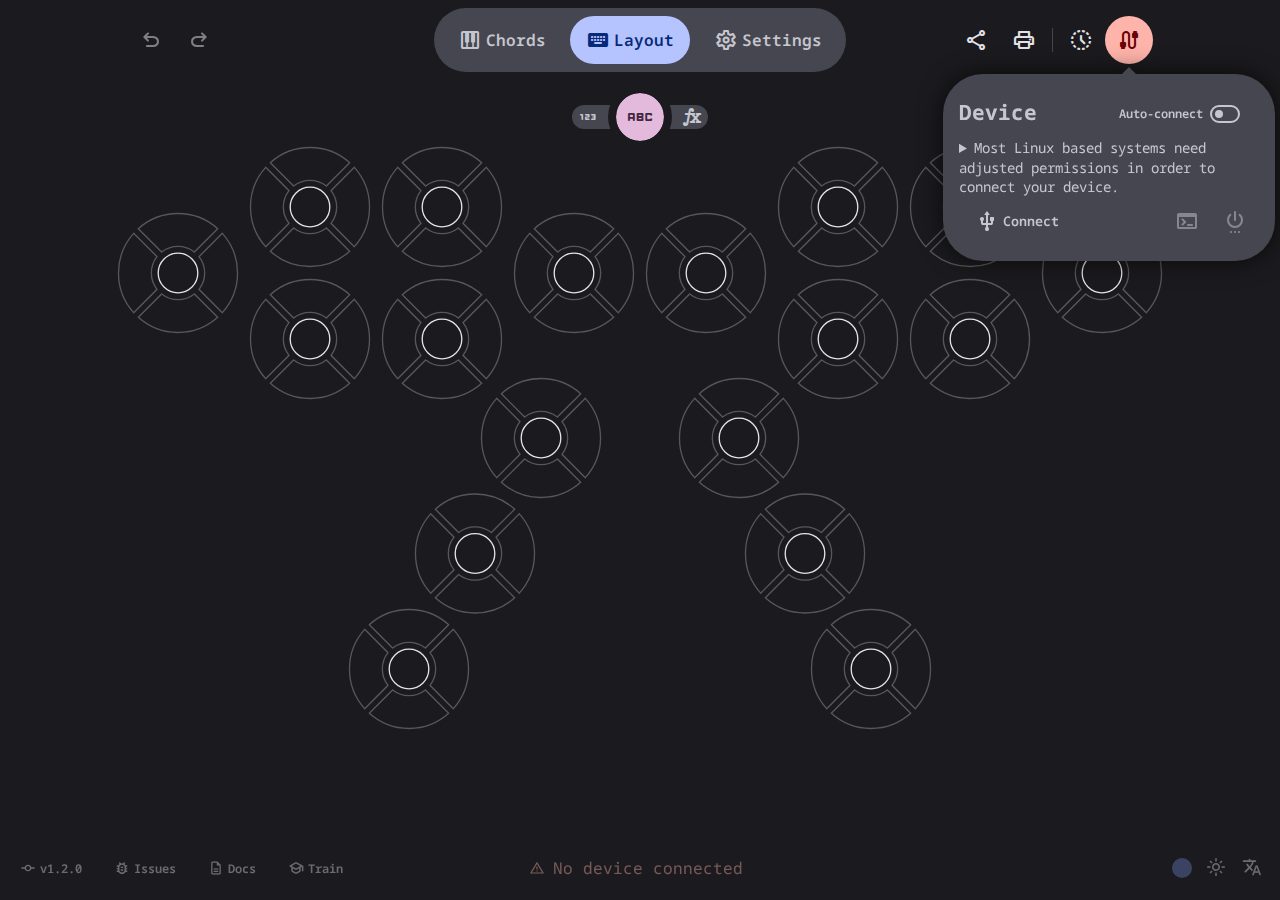
<file: plugin/index.html>
<!doctype html>
<html>
  <head>
    <meta charset="utf-8" />
    <link rel="icon" href="../icon.svg" />
    <meta name="viewport" content="width=device-width" />
    
		<link href="../_app/immutable/assets/0.89139aab.css" rel="stylesheet">
		<link href="../_app/immutable/assets/os-layout.7b34b164.css" rel="stylesheet">
		<link href="../_app/immutable/assets/PwaStatus.ae828e08.css" rel="stylesheet">
		<link href="../_app/immutable/assets/8.6c9a3658.css" rel="stylesheet">
		<link rel="modulepreload" href="../_app/immutable/entry/start.b2b8ae8d.js">
		<link rel="modulepreload" href="../_app/immutable/chunks/scheduler.780b4b73.js">
		<link rel="modulepreload" href="../_app/immutable/chunks/singletons.c024039e.js">
		<link rel="modulepreload" href="../_app/immutable/chunks/index.c4cb2da7.js">
		<link rel="modulepreload" href="../_app/immutable/chunks/control.f5b05b5f.js">
		<link rel="modulepreload" href="../_app/immutable/entry/app.45de41aa.js">
		<link rel="modulepreload" href="../_app/immutable/chunks/preload-helper.a4192956.js">
		<link rel="modulepreload" href="../_app/immutable/chunks/index.2808127b.js">
		<link rel="modulepreload" href="../_app/immutable/nodes/0.dc039dea.js">
		<link rel="modulepreload" href="../_app/immutable/chunks/share-url.4f533277.js">
		<link rel="modulepreload" href="../_app/immutable/chunks/connection.d00f3c10.js">
		<link rel="modulepreload" href="../_app/immutable/chunks/share.204248f3.js">
		<link rel="modulepreload" href="../_app/immutable/chunks/index.dd8d0fd3.js">
		<link rel="modulepreload" href="../_app/immutable/chunks/popup.9ea07012.js">
		<link rel="modulepreload" href="../_app/immutable/chunks/os-layout.7df58f56.js">
		<link rel="modulepreload" href="../_app/immutable/chunks/keymap-codes.618d0a5c.js">
		<link rel="modulepreload" href="../_app/immutable/chunks/i18n-svelte.03873352.js">
		<link rel="modulepreload" href="../_app/immutable/chunks/stores.4f8c4858.js">
		<link rel="modulepreload" href="../_app/immutable/nodes/8.7ee6cc9a.js"><title>CharaChorder Device Manager</title><!-- HEAD_svelte-1o8823w_START --><!-- HTML_TAG_START --><!-- HTML_TAG_END --><meta name="description" content="The device manager and configuration tool for CharaChorder devices."><meta name="theme-color" content="#1b1b1f"><!-- HEAD_svelte-1o8823w_END -->
  </head>
  <body data-sveltekit-preload-data="hover">
    <div style="display: contents">   <nav class="svelte-f5owx0"><div class="actions svelte-f5owx0"><button class="icon" disabled>undo</button> <button class="icon" disabled>redo</button> </div> <nav class="svelte-1hx2o0l"><a href="/config/chords/" class="svelte-1hx2o0l"><span class="icon">piano</span> Chords </a><a href="/config/layout/" class="svelte-1hx2o0l"><span class="icon">keyboard</span> Layout </a><a href="/config/settings/" class="svelte-1hx2o0l"><span class="icon">settings</span> Settings </a></nav>  <div class="actions svelte-f5owx0">  <button class="icon done svelte-f5owx0">history_toggle_off</button> <button class="icon connect svelte-f5owx0 error" data-svelte-h="svelte-1v2t87w">cable</button></div> </nav>  <main> <section class="svelte-aqc7uo"><button class="svelte-aqc7uo"><span class="icon" data-svelte-h="svelte-ficmqa">play_arrow</span>Run</button> <div class="editor-root svelte-aqc7uo"></div></section> <iframe aria-hidden="true" title="code sandbox" src="/sandbox/" sandbox="allow-scripts" class="svelte-aqc7uo"></iframe></main> <footer class="svelte-1tek0gt"><ul class="svelte-1tek0gt"><li> <a href="https://github.com/CharaChorder/DeviceManager" rel="noreferrer" target="_blank" class="svelte-1tek0gt"><span class="icon svelte-1tek0gt" data-svelte-h="svelte-12xlk8t">commit</span> v1.2.0</a></li> <li data-svelte-h="svelte-15tp0o3"><a href="https://github.com/CharaChorder/DeviceManager/issues" rel="noreferrer" target="_blank" class="svelte-1tek0gt"><span class="icon svelte-1tek0gt">bug_report</span> Issues</a></li> <li data-svelte-h="svelte-h8ml9l"><a href="https://docs.charachorder.com" rel="noreferrer" target="_blank" class="svelte-1tek0gt"><span class="icon svelte-1tek0gt">description</span> Docs</a></li> <li data-svelte-h="svelte-1y78xq5"><a href="https://www.iq-eq.io/" rel="noreferrer" target="_blank" class="svelte-1tek0gt"><span class="icon svelte-1tek0gt">school</span> Train</a></li></ul> <div><div class="warning svelte-1tek0gt"><span class="icon svelte-1tek0gt" data-svelte-h="svelte-1psh2ju">warning</span>No device connected</div> </div> <ul class="svelte-1tek0gt"><li><input type="color" class="svelte-1tek0gt" value="#6D81C7"></li> <li><button class="icon svelte-1tek0gt" data-svelte-h="svelte-1jn44gg">light_mode</button></li> <li><button class="icon svelte-1tek0gt">translate

        <select class="svelte-1tek0gt"><option value="de">de</option><option value="en">en</option></select></button></li></ul> </footer>  
			
			<script>
				{
					__sveltekit_1vzfo6 = {
						base: new URL("..", location).pathname.slice(0, -1),
						env: {}
					};

					const element = document.currentScript.parentElement;

					const data = [{"type":"data","data":{themeSuccessBase:"#00ff00",themeBase:"#6D81C7",themeColor:"#1b1b1f"},"uses":{}},null];

					Promise.all([
						import("../_app/immutable/entry/start.b2b8ae8d.js"),
						import("../_app/immutable/entry/app.45de41aa.js")
					]).then(([kit, app]) => {
						kit.start(app, element, {
							node_ids: [0, 8],
							data,
							form: null,
							error: null
						});
					});
				}
			</script>
		</div>
  </body>
</html>
</file>
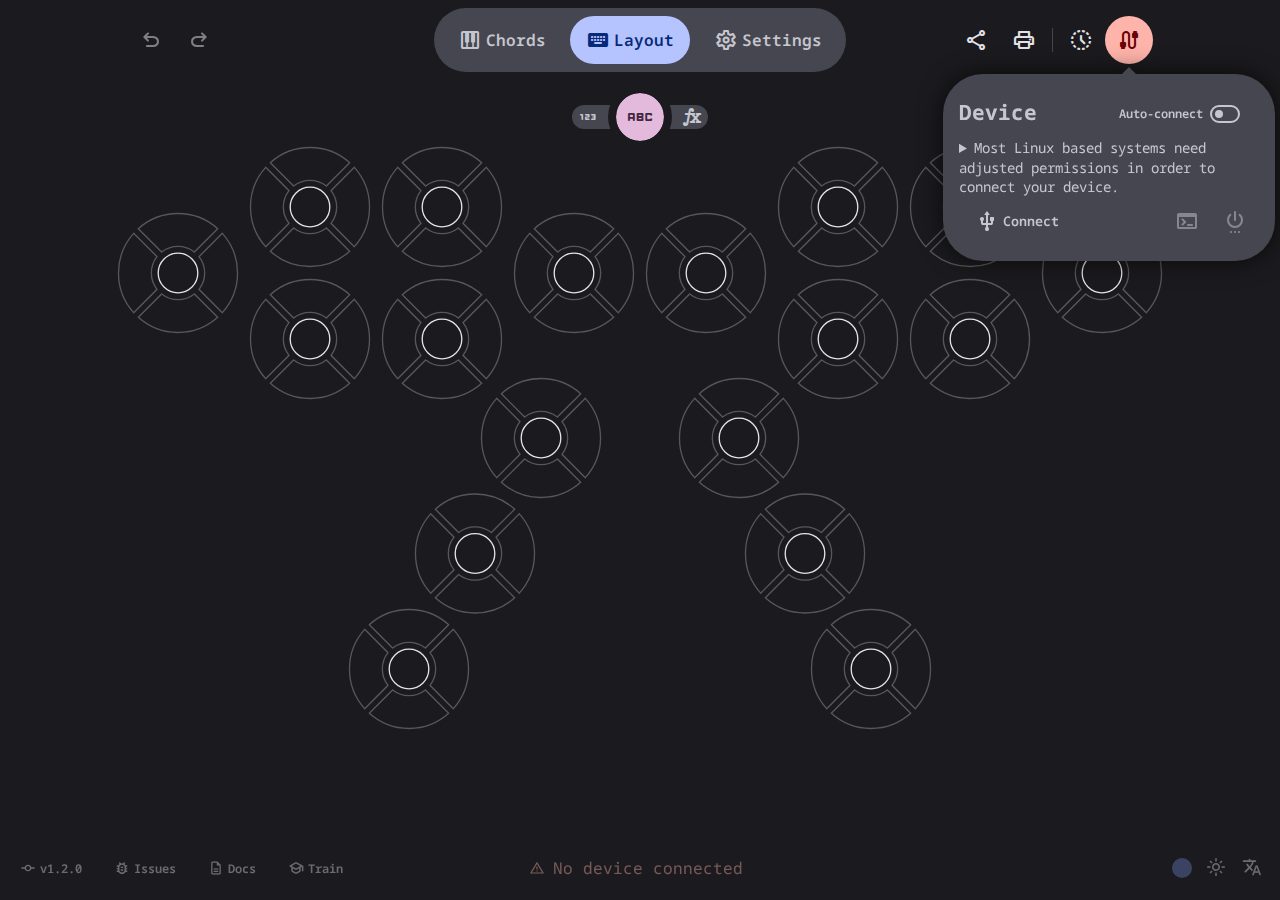
<file: terminal/index.html>
<!doctype html>
<html>
  <head>
    <meta charset="utf-8" />
    <link rel="icon" href="../icon.svg" />
    <meta name="viewport" content="width=device-width" />
    
		<link href="../_app/immutable/assets/0.89139aab.css" rel="stylesheet">
		<link href="../_app/immutable/assets/os-layout.7b34b164.css" rel="stylesheet">
		<link href="../_app/immutable/assets/PwaStatus.ae828e08.css" rel="stylesheet">
		<link href="../_app/immutable/assets/10.48ca84da.css" rel="stylesheet">
		<link rel="modulepreload" href="../_app/immutable/entry/start.b2b8ae8d.js">
		<link rel="modulepreload" href="../_app/immutable/chunks/scheduler.780b4b73.js">
		<link rel="modulepreload" href="../_app/immutable/chunks/singletons.c024039e.js">
		<link rel="modulepreload" href="../_app/immutable/chunks/index.c4cb2da7.js">
		<link rel="modulepreload" href="../_app/immutable/chunks/control.f5b05b5f.js">
		<link rel="modulepreload" href="../_app/immutable/entry/app.45de41aa.js">
		<link rel="modulepreload" href="../_app/immutable/chunks/preload-helper.a4192956.js">
		<link rel="modulepreload" href="../_app/immutable/chunks/index.2808127b.js">
		<link rel="modulepreload" href="../_app/immutable/nodes/0.dc039dea.js">
		<link rel="modulepreload" href="../_app/immutable/chunks/share-url.4f533277.js">
		<link rel="modulepreload" href="../_app/immutable/chunks/connection.d00f3c10.js">
		<link rel="modulepreload" href="../_app/immutable/chunks/share.204248f3.js">
		<link rel="modulepreload" href="../_app/immutable/chunks/index.dd8d0fd3.js">
		<link rel="modulepreload" href="../_app/immutable/chunks/popup.9ea07012.js">
		<link rel="modulepreload" href="../_app/immutable/chunks/os-layout.7df58f56.js">
		<link rel="modulepreload" href="../_app/immutable/chunks/keymap-codes.618d0a5c.js">
		<link rel="modulepreload" href="../_app/immutable/chunks/i18n-svelte.03873352.js">
		<link rel="modulepreload" href="../_app/immutable/chunks/stores.4f8c4858.js">
		<link rel="modulepreload" href="../_app/immutable/nodes/10.4be3dd50.js">
		<link rel="modulepreload" href="../_app/immutable/chunks/each.75920ee7.js"><title>CharaChorder Device Manager</title><!-- HEAD_svelte-1o8823w_START --><!-- HTML_TAG_START --><!-- HTML_TAG_END --><meta name="description" content="The device manager and configuration tool for CharaChorder devices."><meta name="theme-color" content="#1b1b1f"><!-- HEAD_svelte-1o8823w_END -->
  </head>
  <body data-sveltekit-preload-data="hover">
    <div style="display: contents">   <nav class="svelte-f5owx0"><div class="actions svelte-f5owx0"><button class="icon" disabled>undo</button> <button class="icon" disabled>redo</button> </div> <nav class="svelte-1hx2o0l"><a href="/config/chords/" class="svelte-1hx2o0l"><span class="icon">piano</span> Chords </a><a href="/config/layout/" class="svelte-1hx2o0l"><span class="icon">keyboard</span> Layout </a><a href="/config/settings/" class="svelte-1hx2o0l"><span class="icon">settings</span> Settings </a></nav>  <div class="actions svelte-f5owx0">  <button class="icon done svelte-f5owx0">history_toggle_off</button> <button class="icon connect svelte-f5owx0 error" data-svelte-h="svelte-1v2t87w">cable</button></div> </nav>  <main><section class="terminal svelte-119fxqt"><form class="svelte-vncpgh"><div class="io svelte-vncpgh"> <div class="anchor svelte-vncpgh"></div></div> <fieldset class="svelte-vncpgh"><input class="svelte-vncpgh"></fieldset> </form> </section></main> <footer class="svelte-1tek0gt"><ul class="svelte-1tek0gt"><li> <a href="https://github.com/CharaChorder/DeviceManager" rel="noreferrer" target="_blank" class="svelte-1tek0gt"><span class="icon svelte-1tek0gt" data-svelte-h="svelte-12xlk8t">commit</span> v1.2.0</a></li> <li data-svelte-h="svelte-15tp0o3"><a href="https://github.com/CharaChorder/DeviceManager/issues" rel="noreferrer" target="_blank" class="svelte-1tek0gt"><span class="icon svelte-1tek0gt">bug_report</span> Issues</a></li> <li data-svelte-h="svelte-h8ml9l"><a href="https://docs.charachorder.com" rel="noreferrer" target="_blank" class="svelte-1tek0gt"><span class="icon svelte-1tek0gt">description</span> Docs</a></li> <li data-svelte-h="svelte-1y78xq5"><a href="https://www.iq-eq.io/" rel="noreferrer" target="_blank" class="svelte-1tek0gt"><span class="icon svelte-1tek0gt">school</span> Train</a></li></ul> <div><div class="warning svelte-1tek0gt"><span class="icon svelte-1tek0gt" data-svelte-h="svelte-1psh2ju">warning</span>No device connected</div> </div> <ul class="svelte-1tek0gt"><li><input type="color" class="svelte-1tek0gt" value="#6D81C7"></li> <li><button class="icon svelte-1tek0gt" data-svelte-h="svelte-1jn44gg">light_mode</button></li> <li><button class="icon svelte-1tek0gt">translate

        <select class="svelte-1tek0gt"><option value="de">de</option><option value="en">en</option></select></button></li></ul> </footer>  
			
			<script>
				{
					__sveltekit_1vzfo6 = {
						base: new URL("..", location).pathname.slice(0, -1),
						env: {}
					};

					const element = document.currentScript.parentElement;

					const data = [{"type":"data","data":{themeSuccessBase:"#00ff00",themeBase:"#6D81C7",themeColor:"#1b1b1f"},"uses":{}},null];

					Promise.all([
						import("../_app/immutable/entry/start.b2b8ae8d.js"),
						import("../_app/immutable/entry/app.45de41aa.js")
					]).then(([kit, app]) => {
						kit.start(app, element, {
							node_ids: [0, 10],
							data,
							form: null,
							error: null
						});
					});
				}
			</script>
		</div>
  </body>
</html>
</file>
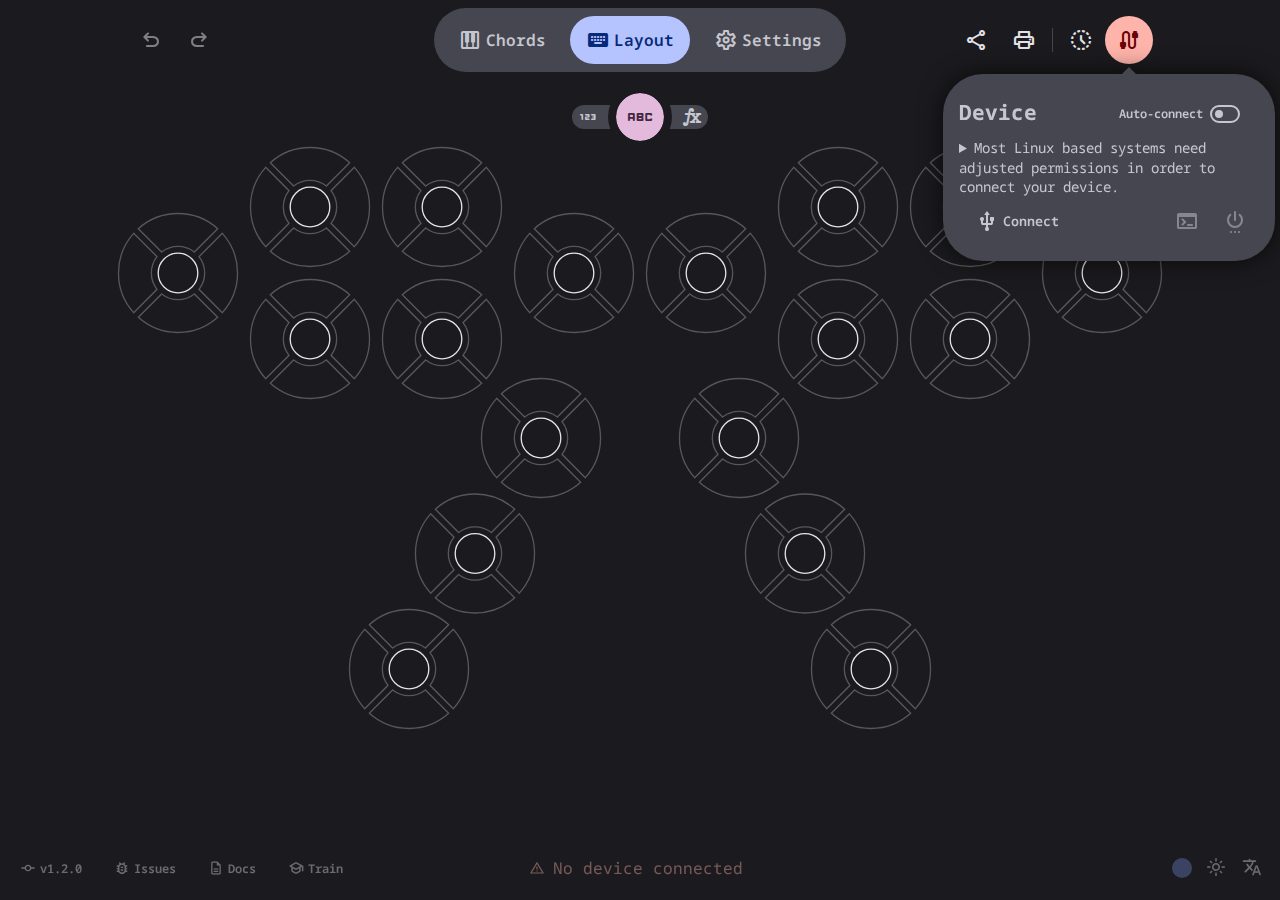
<file: vocabulary/index.html>
<!doctype html>
<html>
  <head>
    <meta charset="utf-8" />
    <link rel="icon" href="../icon.svg" />
    <meta name="viewport" content="width=device-width" />
    
		<link href="../_app/immutable/assets/0.89139aab.css" rel="stylesheet">
		<link href="../_app/immutable/assets/os-layout.7b34b164.css" rel="stylesheet">
		<link href="../_app/immutable/assets/PwaStatus.ae828e08.css" rel="stylesheet">
		<link href="../_app/immutable/assets/12.4a8eca13.css" rel="stylesheet">
		<link href="../_app/immutable/assets/Action.f26a5147.css" rel="stylesheet">
		<link rel="modulepreload" href="../_app/immutable/entry/start.b2b8ae8d.js">
		<link rel="modulepreload" href="../_app/immutable/chunks/scheduler.780b4b73.js">
		<link rel="modulepreload" href="../_app/immutable/chunks/singletons.c024039e.js">
		<link rel="modulepreload" href="../_app/immutable/chunks/index.c4cb2da7.js">
		<link rel="modulepreload" href="../_app/immutable/chunks/control.f5b05b5f.js">
		<link rel="modulepreload" href="../_app/immutable/entry/app.45de41aa.js">
		<link rel="modulepreload" href="../_app/immutable/chunks/preload-helper.a4192956.js">
		<link rel="modulepreload" href="../_app/immutable/chunks/index.2808127b.js">
		<link rel="modulepreload" href="../_app/immutable/nodes/0.dc039dea.js">
		<link rel="modulepreload" href="../_app/immutable/chunks/share-url.4f533277.js">
		<link rel="modulepreload" href="../_app/immutable/chunks/connection.d00f3c10.js">
		<link rel="modulepreload" href="../_app/immutable/chunks/share.204248f3.js">
		<link rel="modulepreload" href="../_app/immutable/chunks/index.dd8d0fd3.js">
		<link rel="modulepreload" href="../_app/immutable/chunks/popup.9ea07012.js">
		<link rel="modulepreload" href="../_app/immutable/chunks/os-layout.7df58f56.js">
		<link rel="modulepreload" href="../_app/immutable/chunks/keymap-codes.618d0a5c.js">
		<link rel="modulepreload" href="../_app/immutable/chunks/i18n-svelte.03873352.js">
		<link rel="modulepreload" href="../_app/immutable/chunks/stores.4f8c4858.js">
		<link rel="modulepreload" href="../_app/immutable/nodes/12.80ae3b80.js">
		<link rel="modulepreload" href="../_app/immutable/chunks/each.75920ee7.js">
		<link rel="modulepreload" href="../_app/immutable/chunks/Action.22f9869a.js"><title>CharaChorder Device Manager</title><!-- HEAD_svelte-1o8823w_START --><!-- HTML_TAG_START --><!-- HTML_TAG_END --><meta name="description" content="The device manager and configuration tool for CharaChorder devices."><meta name="theme-color" content="#1b1b1f"><!-- HEAD_svelte-1o8823w_END -->
  </head>
  <body data-sveltekit-preload-data="hover">
    <div style="display: contents">   <nav class="svelte-f5owx0"><div class="actions svelte-f5owx0"><button class="icon" disabled>undo</button> <button class="icon" disabled>redo</button> </div> <nav class="svelte-1hx2o0l"><a href="/config/chords/" class="svelte-1hx2o0l"><span class="icon">piano</span> Chords </a><a href="/config/layout/" class="svelte-1hx2o0l"><span class="icon">keyboard</span> Layout </a><a href="/config/settings/" class="svelte-1hx2o0l"><span class="icon">settings</span> Settings </a></nav>  <div class="actions svelte-f5owx0">  <button class="icon done svelte-f5owx0">history_toggle_off</button> <button class="icon connect svelte-f5owx0 error" data-svelte-h="svelte-1v2t87w">cable</button></div> </nav>  <main> <h1 data-svelte-h="svelte-1lpf2cx">Vocabulary Trainer</h1> <p data-svelte-h="svelte-16dajim">You don&#39;t have any chords</p></main> <footer class="svelte-1tek0gt"><ul class="svelte-1tek0gt"><li> <a href="https://github.com/CharaChorder/DeviceManager" rel="noreferrer" target="_blank" class="svelte-1tek0gt"><span class="icon svelte-1tek0gt" data-svelte-h="svelte-12xlk8t">commit</span> v1.2.0</a></li> <li data-svelte-h="svelte-15tp0o3"><a href="https://github.com/CharaChorder/DeviceManager/issues" rel="noreferrer" target="_blank" class="svelte-1tek0gt"><span class="icon svelte-1tek0gt">bug_report</span> Issues</a></li> <li data-svelte-h="svelte-h8ml9l"><a href="https://docs.charachorder.com" rel="noreferrer" target="_blank" class="svelte-1tek0gt"><span class="icon svelte-1tek0gt">description</span> Docs</a></li> <li data-svelte-h="svelte-1y78xq5"><a href="https://www.iq-eq.io/" rel="noreferrer" target="_blank" class="svelte-1tek0gt"><span class="icon svelte-1tek0gt">school</span> Train</a></li></ul> <div><div class="warning svelte-1tek0gt"><span class="icon svelte-1tek0gt" data-svelte-h="svelte-1psh2ju">warning</span>No device connected</div> </div> <ul class="svelte-1tek0gt"><li><input type="color" class="svelte-1tek0gt" value="#6D81C7"></li> <li><button class="icon svelte-1tek0gt" data-svelte-h="svelte-1jn44gg">light_mode</button></li> <li><button class="icon svelte-1tek0gt">translate

        <select class="svelte-1tek0gt"><option value="de">de</option><option value="en">en</option></select></button></li></ul> </footer>  
			
			<script>
				{
					__sveltekit_1vzfo6 = {
						base: new URL("..", location).pathname.slice(0, -1),
						env: {}
					};

					const element = document.currentScript.parentElement;

					const data = [{"type":"data","data":{themeSuccessBase:"#00ff00",themeBase:"#6D81C7",themeColor:"#1b1b1f"},"uses":{}},null];

					Promise.all([
						import("../_app/immutable/entry/start.b2b8ae8d.js"),
						import("../_app/immutable/entry/app.45de41aa.js")
					]).then(([kit, app]) => {
						kit.start(app, element, {
							node_ids: [0, 12],
							data,
							form: null,
							error: null
						});
					});
				}
			</script>
		</div>
  </body>
</html>
</file>
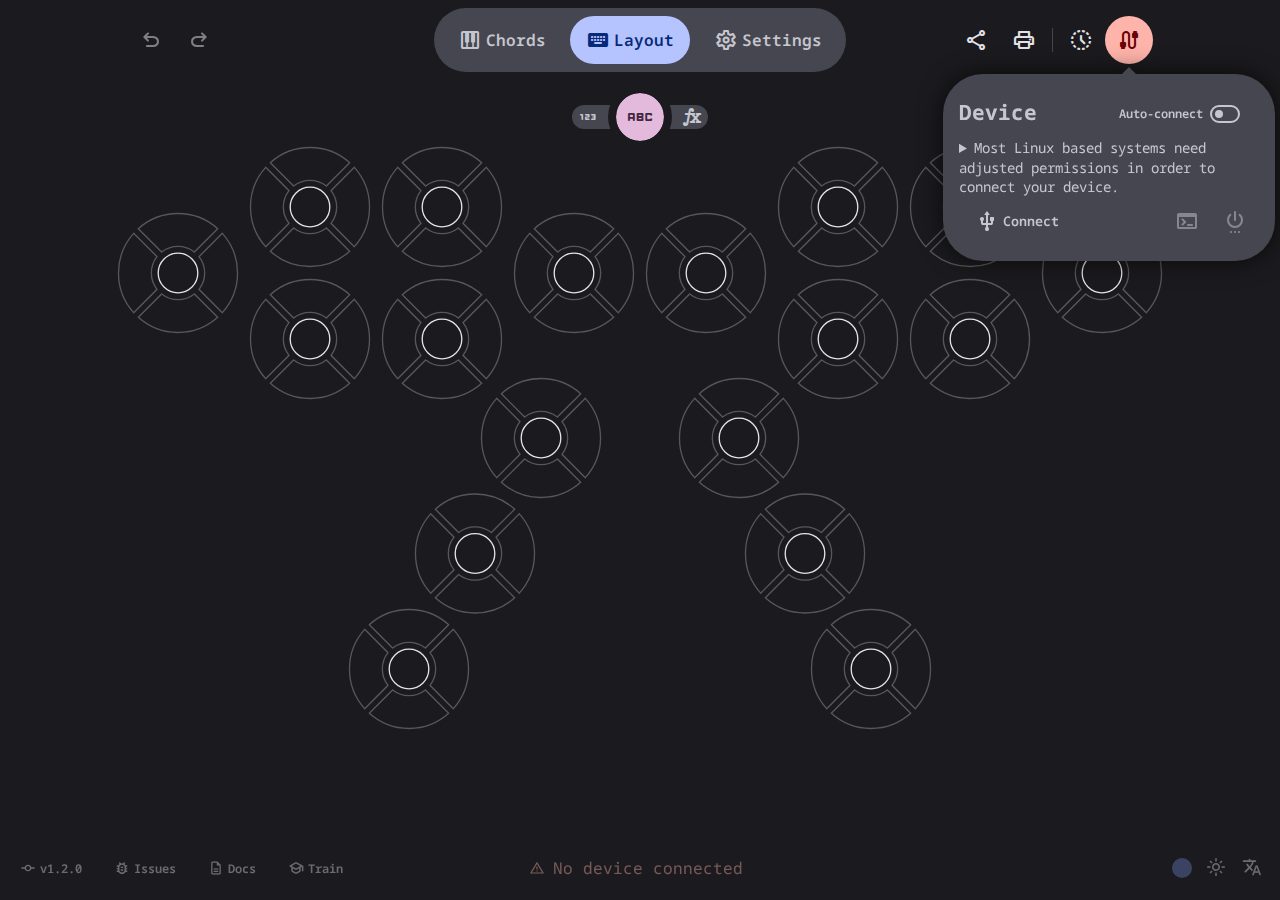
<file: config/chords/index.html>
<!doctype html>
<html>
  <head>
    <meta charset="utf-8" />
    <link rel="icon" href="../../icon.svg" />
    <meta name="viewport" content="width=device-width" />
    
		<link href="../../_app/immutable/assets/0.89139aab.css" rel="stylesheet">
		<link href="../../_app/immutable/assets/os-layout.7b34b164.css" rel="stylesheet">
		<link href="../../_app/immutable/assets/PwaStatus.ae828e08.css" rel="stylesheet">
		<link href="../../_app/immutable/assets/5.34395cbd.css" rel="stylesheet">
		<link href="../../_app/immutable/assets/SharePopup.7c73a314.css" rel="stylesheet">
		<link href="../../_app/immutable/assets/Action.f26a5147.css" rel="stylesheet">
		<link rel="modulepreload" href="../../_app/immutable/entry/start.b2b8ae8d.js">
		<link rel="modulepreload" href="../../_app/immutable/chunks/scheduler.780b4b73.js">
		<link rel="modulepreload" href="../../_app/immutable/chunks/singletons.c024039e.js">
		<link rel="modulepreload" href="../../_app/immutable/chunks/index.c4cb2da7.js">
		<link rel="modulepreload" href="../../_app/immutable/chunks/control.f5b05b5f.js">
		<link rel="modulepreload" href="../../_app/immutable/entry/app.45de41aa.js">
		<link rel="modulepreload" href="../../_app/immutable/chunks/preload-helper.a4192956.js">
		<link rel="modulepreload" href="../../_app/immutable/chunks/index.2808127b.js">
		<link rel="modulepreload" href="../../_app/immutable/nodes/0.dc039dea.js">
		<link rel="modulepreload" href="../../_app/immutable/chunks/share-url.4f533277.js">
		<link rel="modulepreload" href="../../_app/immutable/chunks/connection.d00f3c10.js">
		<link rel="modulepreload" href="../../_app/immutable/chunks/share.204248f3.js">
		<link rel="modulepreload" href="../../_app/immutable/chunks/index.dd8d0fd3.js">
		<link rel="modulepreload" href="../../_app/immutable/chunks/popup.9ea07012.js">
		<link rel="modulepreload" href="../../_app/immutable/chunks/os-layout.7df58f56.js">
		<link rel="modulepreload" href="../../_app/immutable/chunks/keymap-codes.618d0a5c.js">
		<link rel="modulepreload" href="../../_app/immutable/chunks/i18n-svelte.03873352.js">
		<link rel="modulepreload" href="../../_app/immutable/chunks/stores.4f8c4858.js">
		<link rel="modulepreload" href="../../_app/immutable/nodes/5.a0cee28c.js">
		<link rel="modulepreload" href="../../_app/immutable/chunks/each.75920ee7.js">
		<link rel="modulepreload" href="../../_app/immutable/chunks/SharePopup.2386d7d1.js">
		<link rel="modulepreload" href="../../_app/immutable/chunks/Action.22f9869a.js"><title>Chord Manager - CharaChorder Device Manager</title><!-- HEAD_svelte-1o8823w_START --><!-- HTML_TAG_START --><!-- HTML_TAG_END --><meta name="description" content="The device manager and configuration tool for CharaChorder devices."><meta name="theme-color" content="#1b1b1f"><!-- HEAD_svelte-1o8823w_END --><!-- HEAD_svelte-2ux8j7_START --><meta name="description" content="Manage your chords"><!-- HEAD_svelte-2ux8j7_END -->
  </head>
  <body data-sveltekit-preload-data="hover">
    <div style="display: contents">   <nav class="svelte-f5owx0"><div class="actions svelte-f5owx0"><button class="icon" disabled>undo</button> <button class="icon" disabled>redo</button> </div> <nav class="svelte-1hx2o0l"><a href="/config/chords/" class="svelte-1hx2o0l active"><span class="icon">piano</span> Chords </a><a href="/config/layout/" class="svelte-1hx2o0l"><span class="icon">keyboard</span> Layout </a><a href="/config/settings/" class="svelte-1hx2o0l"><span class="icon">settings</span> Settings </a></nav>  <div class="actions svelte-f5owx0">  <button class="icon done svelte-f5owx0">history_toggle_off</button> <button class="icon connect svelte-f5owx0 error" data-svelte-h="svelte-1v2t87w">cable</button></div> </nav>  <main> <div class="search-container svelte-1sn9vgc"><input type="search" placeholder="Search 0 chords" class="svelte-1sn9vgc"> <div class="paginator svelte-1sn9vgc">1 / Infinity</div> <button class="icon" data-svelte-h="svelte-18qb9j7">navigate_before</button> <button class="icon" data-svelte-h="svelte-wgltnv">navigate_next</button></div> <section class="svelte-1sn9vgc"><table class="svelte-1sn9vgc"><tr><th class="new-chord svelte-1sn9vgc"><button class="chord svelte-1s2fsgj"><span class="svelte-1s2fsgj">New chord</span>  <button class="icon add svelte-1s2fsgj" data-svelte-h="svelte-1vh2mm9">add_circle</button> <sup class="svelte-1s2fsgj" data-svelte-h="svelte-ouf49e">•</sup> </button></th><td></td><td></td></tr> </table> <textarea placeholder="Try typing here" class="svelte-1sn9vgc"></textarea> </section></main> <footer class="svelte-1tek0gt"><ul class="svelte-1tek0gt"><li> <a href="https://github.com/CharaChorder/DeviceManager" rel="noreferrer" target="_blank" class="svelte-1tek0gt"><span class="icon svelte-1tek0gt" data-svelte-h="svelte-12xlk8t">commit</span> v1.2.0</a></li> <li data-svelte-h="svelte-15tp0o3"><a href="https://github.com/CharaChorder/DeviceManager/issues" rel="noreferrer" target="_blank" class="svelte-1tek0gt"><span class="icon svelte-1tek0gt">bug_report</span> Issues</a></li> <li data-svelte-h="svelte-h8ml9l"><a href="https://docs.charachorder.com" rel="noreferrer" target="_blank" class="svelte-1tek0gt"><span class="icon svelte-1tek0gt">description</span> Docs</a></li> <li data-svelte-h="svelte-1y78xq5"><a href="https://www.iq-eq.io/" rel="noreferrer" target="_blank" class="svelte-1tek0gt"><span class="icon svelte-1tek0gt">school</span> Train</a></li></ul> <div><div class="warning svelte-1tek0gt"><span class="icon svelte-1tek0gt" data-svelte-h="svelte-1psh2ju">warning</span>No device connected</div> </div> <ul class="svelte-1tek0gt"><li><input type="color" class="svelte-1tek0gt" value="#6D81C7"></li> <li><button class="icon svelte-1tek0gt" data-svelte-h="svelte-1jn44gg">light_mode</button></li> <li><button class="icon svelte-1tek0gt">translate

        <select class="svelte-1tek0gt"><option value="de">de</option><option value="en">en</option></select></button></li></ul> </footer>  
			
			<script>
				{
					__sveltekit_1vzfo6 = {
						base: new URL("../..", location).pathname.slice(0, -1),
						env: {}
					};

					const element = document.currentScript.parentElement;

					const data = [{"type":"data","data":{themeSuccessBase:"#00ff00",themeBase:"#6D81C7",themeColor:"#1b1b1f"},"uses":{}},null];

					Promise.all([
						import("../../_app/immutable/entry/start.b2b8ae8d.js"),
						import("../../_app/immutable/entry/app.45de41aa.js")
					]).then(([kit, app]) => {
						kit.start(app, element, {
							node_ids: [0, 5],
							data,
							form: null,
							error: null
						});
					});
				}
			</script>
		</div>
  </body>
</html>
</file>
<file: _app/immutable/assets/0.89139aab.css>
@font-face{font-family:Noto Sans Mono Variable;font-weight:100 900;font-style:normal;font-display:swap;font-stretch:62.5% 100%;src:url(./noto-sans-mono-latin-ext-wght-normal.dd6dde29.woff2) format("woff2-variations");unicode-range:U+0100-02AF,U+0300-0301,U+0303-0304,U+0308-0309,U+0323,U+0329,U+1E00-1EFF,U+2020,U+20A0-20AB,U+20AD-20CF,U+2113,U+2C60-2C7F,U+A720-A7FF}@font-face{font-family:Noto Sans Mono;font-weight:100 900;font-style:normal;font-display:swap;font-stretch:62.5% 100%;src:url(./noto-sans-mono-latin-wght-normal.7cde1fc6.woff2) format("woff2-variations");unicode-range:U+0000-00FF,U+0131,U+0152-0153,U+02BB-02BC,U+02C6,U+02DA,U+02DC,U+0300-0301,U+0303-0304,U+0308-0309,U+0323,U+0329,U+2000-206F,U+2074,U+20AC,U+2122,U+2191,U+2193,U+2212,U+2215,U+FEFF,U+FFFD}@font-face{font-family:Material Symbols Rounded;font-weight:100 700;font-style:normal;src:url(./icons.min.b0dcad77.woff2) format("woff2")}.icon{-webkit-user-select:none;user-select:none;direction:ltr;display:inline-block;font-family:Material Symbols Rounded;font-size:24px;font-feature-settings:"liga";font-variation-settings:"FILL" var(--icon-fill, 0),"wght" var(--icon-weigth, 400),"GRAD" var(--icon-grade, 0);font-weight:400;font-style:normal;line-height:1;text-transform:none;letter-spacing:normal;word-wrap:normal;white-space:nowrap;transition:font-variation-settings .25s ease;-moz-osx-font-smoothing:grayscale}::-webkit-scrollbar{width:8px;background:transparent;border-radius:4px}::-webkit-scrollbar-thumb{background:var(--scrollbar-color, white);border-radius:4px;transition:all .25s ease}::-webkit-scrollbar-thumb:hover{filter:brightness(120%)}::-webkit-scrollbar-thumb:active{filter:brightness(80%)}::-webkit-resizer{display:none}.tippy-box[data-theme~=surface-variant]{color:var(--md-sys-color-on-surface-variant);background-color:var(--md-sys-color-surface-variant);filter:drop-shadow(0 0 12px rgba(0,0,0,.6666666667));border-radius:40px}.tippy-box[data-theme~=surface-variant] .tippy-content{padding:16px}.tippy-box[data-theme~=surface-variant] h2{display:flex;justify-content:center;margin-block-start:8px;margin-block-end:24px}.tippy-box[data-theme~=surface-variant][data-placement^=top]>.tippy-arrow:before{border-top-color:var(--md-sys-color-surface-variant)}.tippy-box[data-theme~=surface-variant][data-placement^=bottom]>.tippy-arrow:before{border-bottom-color:var(--md-sys-color-surface-variant)}.tippy-box[data-theme~=surface-variant][data-placement^=right]>.tippy-arrow:before{border-right-color:var(--md-sys-color-surface-variant)}.tippy-box[data-theme~=surface-variant][data-placement^=left]>.tippy-arrow:before{border-left-color:var(--md-sys-color-surface-variant)}.tippy-box[data-theme~=tooltip]{color:var(--md-sys-color-on-background);background-color:var(--md-sys-color-background);border:1px solid var(--md-sys-color-outline);border-radius:8px}.tippy-box[data-theme~=search-completion]{overflow:hidden;filter:none;border-radius:0 0 16px 16px}.tippy-box[data-theme~=search-completion] .tippy-content{padding:0}a{text-decoration:none}a,label:has(input),button{cursor:pointer;display:flex;gap:4px;align-items:center;justify-content:center;width:max-content;height:48px;padding-block:8px;padding-inline:16px;font-family:inherit;font-weight:600;color:currentcolor;background:transparent;border:none;border-radius:32px;transition:all .25s ease}a.icon,label:has(input).icon,button.icon{display:inline-flex;aspect-ratio:1;padding-block:0;padding-inline:0;font-size:24px;border-radius:50%}a.primary,label:has(input).primary,button.primary{color:var(--md-sys-color-on-primary);background:var(--md-sys-color-primary)}a.compact,label:has(input).compact,button.compact{height:32px}label:has(input):hover,.button:hover:not(:active),a:hover:not(:active),button:hover:not(:active){filter:brightness(70%);transition:filter .25s ease}label:has(input):hover:has(:checked),label:has(input):hover.active,.button:hover:not(:active):has(:checked),.button:hover:not(:active).active,a:hover:not(:active):has(:checked),a:hover:not(:active).active,button:hover:not(:active):has(:checked),button:hover:not(:active).active{filter:brightness(120%)}label:has(input):hover:disabled,label:has(input):hover.disabled,.button:hover:not(:active):disabled,.button:hover:not(:active).disabled,a:hover:not(:active):disabled,a:hover:not(:active).disabled,button:hover:not(:active):disabled,button:hover:not(:active).disabled{opacity:.5;filter:none}.disabled,:disabled{pointer-events:none;opacity:.5}label:has(input[type=checkbox]){cursor:pointer;-webkit-user-select:none;user-select:none;display:flex;gap:3px;align-items:center;justify-content:center;font-size:12px}label:has(input[type=checkbox]) input[type=checkbox]{cursor:pointer;position:relative;overflow:hidden;display:flex;width:2.5em;height:1.5em;font-size:inherit;color:inherit;border-radius:.75em;outline:2px solid currentcolor;outline-offset:-2px}label:has(input[type=checkbox]) input[type=checkbox]:after{content:"";position:absolute;top:5px;left:5px;display:block;width:calc(1.5em - 10px);height:calc(1.5em - 10px);border-radius:calc((1.5em - 10px)/2);outline-color:inherit;outline-style:solid;outline-width:calc((1.5em - 10px)/2);outline-offset:calc(-.5*(1.5em - 10px));transition:all .25s ease}label:has(input[type=checkbox]) input[type=checkbox]:checked:after{translate:calc(2.5em - (2*(1.5em - 10px)) - 1.5px) 0;outline-width:calc(2.5em - (1.5em - 2px) + 3px);outline-offset:1.5px}kbd{display:inline-flex;align-items:center;justify-content:center;height:20px;margin-block:6px;padding:4px;font-size:14px;font-weight:400;color:currentcolor;border:1px solid currentcolor;border-radius:4px}kbd.icon{padding:2px;font-size:18px}kbd:has(>kbd){gap:4px;padding:0;border:none}kbd>kbd{padding:2px}kbd>kbd.icon{padding:0}@media print{.print{visibility:visible}nav{display:none}body{--md-sys-color-background: white !important;--md-sys-color-on-background: black !important;visibility:hidden}}*{box-sizing:border-box;appearance:none}h2.svelte-1kun7u7.svelte-1kun7u7.svelte-1kun7u7{margin-block-end:0}h2.svelte-1kun7u7>label.svelte-1kun7u7.svelte-1kun7u7{gap:10px;font-size:24px}h2.svelte-1kun7u7>label.svelte-1kun7u7>input.svelte-1kun7u7{font-size:12px}fieldset.svelte-1kun7u7.svelte-1kun7u7.svelte-1kun7u7{display:flex;margin-block:16px;border:1px solid currentcolor;border-radius:16px}section.svelte-1kun7u7.svelte-1kun7u7.svelte-1kun7u7{display:flex;flex-direction:column;align-items:flex-start;justify-content:center;width:-moz-min-content;width:min-content}.disclaimer.svelte-1kun7u7.svelte-1kun7u7.svelte-1kun7u7{max-width:16cm;font-size:12px;opacity:.7}input[type=file].svelte-1kun7u7.svelte-1kun7u7.svelte-1kun7u7{display:none}.save.svelte-1kun7u7.svelte-1kun7u7.svelte-1kun7u7{display:flex;gap:4px}h2.svelte-1qqzx1p.svelte-1qqzx1p,p.svelte-1qqzx1p.svelte-1qqzx1p{margin-block:8px}details.svelte-1qqzx1p a.svelte-1qqzx1p{display:inline;padding-inline:0;text-decoration:underline}section.svelte-1qqzx1p.svelte-1qqzx1p{display:flex;flex-direction:column;align-items:flex-start;justify-content:flex-start;width:300px}summary.svelte-1qqzx1p.svelte-1qqzx1p{cursor:pointer;transition:opacity .2s ease-in-out}summary.svelte-1qqzx1p.svelte-1qqzx1p:hover{opacity:.8}.backdrop.svelte-1qqzx1p.svelte-1qqzx1p{position:absolute;z-index:1;inset:0;background:rgba(0,0,0,.3333333333);border-radius:40px}dialog.svelte-1qqzx1p.svelte-1qqzx1p{position:relative;z-index:2;overflow:hidden;display:flex;flex-direction:column;align-items:flex-start;justify-content:flex-start;width:100%;margin:0;margin-block-start:16px;padding:0;color:var(--md-sys-color-on-secondary-container);background:var(--md-sys-color-secondary-container);border:none;border-radius:32px}.row.svelte-1qqzx1p.svelte-1qqzx1p{display:flex;gap:0;justify-content:space-between;width:100%;height:-moz-fit-content;height:fit-content}dialog.svelte-1qqzx1p>.svelte-1qqzx1p{margin-inline:16px}dialog.svelte-1qqzx1p>.svelte-1qqzx1p:first-child{display:flex;align-items:center;justify-content:center;width:100%;margin:0;padding-block:8px;color:var(--md-sys-color-on-secondary);background:var(--md-sys-color-secondary)}button.svelte-1qqzx1p.svelte-1qqzx1p:active:not(:disabled){color:var(--md-sys-color-on-surface-variant);background:var(--md-sys-color-surface-variant)}nav.svelte-1hx2o0l{display:flex;gap:8px;padding:8px;color:var(--md-sys-color-on-surface-variant);background:var(--md-sys-color-surface-variant);border:none;border-radius:32px}a.active.svelte-1hx2o0l{--icon-fill:1;color:var(--md-sys-color-on-primary);background:var(--md-sys-color-primary)}dialog.svelte-1v51nso{min-width:300px;max-width:512px;color:var(--md-sys-color-on-background);background:var(--md-sys-color-background);border:none;border-radius:38px;box-shadow:0 0 48px #0009}dialog.svelte-1v51nso::backdrop{opacity:.5;background:black}h1.svelte-8y6zrd{font-size:2em;text-align:center}.buttons.svelte-8y6zrd{display:flex;justify-content:flex-end;width:100%}.click-me.svelte-1gi54bb{display:flex;align-items:center;justify-content:center;height:-moz-fit-content;height:fit-content;margin-inline:8px;padding-block:2px;padding-inline-start:8px;padding-inline-end:12px;font-family:inherit;font-weight:700;color:var(--md-sys-color-primary);border:2px solid var(--md-sys-color-primary);border-radius:18px;outline:2px dashed var(--md-sys-color-primary);outline-offset:2px}.separator.svelte-f5owx0{width:1px;height:24px;margin-inline:4px;background:var(--md-sys-color-outline-variant)}nav.svelte-f5owx0{display:grid;grid-template-columns:1fr auto 1fr;width:min(100%,28cm);margin-block:8px;margin-inline:auto;padding-inline:16px}.title.svelte-f5owx0{display:flex;align-items:center;margin-block:0;font-size:1.5rem;font-weight:700;color:var(--md-sys-color-primary);text-decoration:none}.icon.svelte-f5owx0{cursor:pointer;position:relative;display:flex;align-items:center;justify-content:center;aspect-ratio:1;padding:0;color:inherit;text-decoration:none;background:transparent;border:none;border-radius:50%;transition:all .25s ease}.icon.error.svelte-f5owx0{color:var(--md-sys-color-on-error);background:var(--md-sys-color-error)}.actions.svelte-f5owx0{display:flex;align-items:center}.actions.svelte-f5owx0:last-child{justify-content:flex-end}.svelte-f5owx0:disabled{pointer-events:none;opacity:.5}dialog.svelte-12tn439.svelte-12tn439{display:flex;flex-direction:column;align-items:center;justify-content:center;width:100vw;height:100vh;color:var(--md-sys-color-on-error);background:var(--md-sys-color-error);border:none}dialog.svelte-12tn439>.svelte-12tn439{max-width:20cm}div.svelte-12tn439.svelte-12tn439{display:flex;gap:16px}a.svelte-12tn439.svelte-12tn439{color:var(--md-sys-color-on-error);text-decoration:underline}div.svelte-12tn439>p.svelte-12tn439{display:flex;gap:8px;align-items:center;list-style:none}dialog.svelte-12tn439.svelte-12tn439::backdrop{opacity:.8;background:black}h1.svelte-12tn439.svelte-12tn439{color:inherit}.tippy-box[data-animation=shift-away][data-state=hidden]{opacity:0}.tippy-box[data-animation=shift-away][data-state=hidden][data-placement^=top]{transform:translateY(10px)}.tippy-box[data-animation=shift-away][data-state=hidden][data-placement^=bottom]{transform:translateY(-10px)}.tippy-box[data-animation=shift-away][data-state=hidden][data-placement^=left]{transform:translate(10px)}.tippy-box[data-animation=shift-away][data-state=hidden][data-placement^=right]{transform:translate(-10px)}.tippy-box[data-animation=fade][data-state=hidden]{opacity:0}[data-tippy-root]{max-width:calc(100vw - 10px)}.tippy-box{position:relative;background-color:#333;color:#fff;border-radius:4px;font-size:14px;line-height:1.4;white-space:normal;outline:0;transition-property:transform,visibility,opacity}.tippy-box[data-placement^=top]>.tippy-arrow{bottom:0}.tippy-box[data-placement^=top]>.tippy-arrow:before{bottom:-7px;left:0;border-width:8px 8px 0;border-top-color:initial;transform-origin:center top}.tippy-box[data-placement^=bottom]>.tippy-arrow{top:0}.tippy-box[data-placement^=bottom]>.tippy-arrow:before{top:-7px;left:0;border-width:0 8px 8px;border-bottom-color:initial;transform-origin:center bottom}.tippy-box[data-placement^=left]>.tippy-arrow{right:0}.tippy-box[data-placement^=left]>.tippy-arrow:before{border-width:8px 0 8px 8px;border-left-color:initial;right:-7px;transform-origin:center left}.tippy-box[data-placement^=right]>.tippy-arrow{left:0}.tippy-box[data-placement^=right]>.tippy-arrow:before{left:-7px;border-width:8px 8px 8px 0;border-right-color:initial;transform-origin:center right}.tippy-box[data-inertia][data-state=visible]{transition-timing-function:cubic-bezier(.54,1.5,.38,1.11)}.tippy-arrow{width:16px;height:16px;color:#333}.tippy-arrow:before{content:"";position:absolute;border-color:transparent;border-style:solid}.tippy-content{position:relative;padding:5px 9px;z-index:1}div.svelte-lg6t2{font-size:12px}progress.svelte-lg6t2{overflow:hidden;width:100%;height:8px;border-radius:4px}progress.svelte-lg6t2::-webkit-progress-bar{background:var(--md-sys-color-background)}progress.svelte-lg6t2::-webkit-progress-value{background:var(--md-sys-color-primary)}select.svelte-1tek0gt.svelte-1tek0gt{position:absolute;opacity:0}.warning.svelte-1tek0gt.svelte-1tek0gt{color:var(--md-sys-color-error);gap:8px;display:flex;align-items:center;justify-content:center}input[type=color].svelte-1tek0gt.svelte-1tek0gt{cursor:pointer;overflow:hidden;display:flex;align-items:center;justify-content:center;inline-size:20px;block-size:20px;margin:0;padding:0;color:inherit;background:transparent;border:none;border-radius:50%}input[type=color].svelte-1tek0gt.svelte-1tek0gt::-webkit-color-swatch-wrapper{padding:0}input[type=color].svelte-1tek0gt.svelte-1tek0gt::-webkit-color-swatch{border:none}footer.svelte-1tek0gt.svelte-1tek0gt{display:grid;align-items:center;justify-content:center;grid-template-columns:1fr auto 1fr;width:100%;padding:8px;padding-inline-end:16px;padding-block-start:0;opacity:.4}ul.svelte-1tek0gt.svelte-1tek0gt{display:flex;gap:8px;align-items:center;margin:0;padding:0;list-style:none}ul.svelte-1tek0gt.svelte-1tek0gt:last-child{justify-content:flex-end}ul.svelte-1tek0gt.svelte-1tek0gt:last-child{gap:12px}ul.svelte-1tek0gt:last-child button.svelte-1tek0gt{height:24px;font-size:20px}a.svelte-1tek0gt.svelte-1tek0gt{display:flex;align-items:center;justify-content:center;font-size:12px;text-decoration:none;padding-inline:12px}.icon.svelte-1tek0gt.svelte-1tek0gt{font-size:16px}body{overflow:hidden;display:flex;flex-direction:column;width:100vw;height:100vh;margin:0;font-family:Noto Sans Mono,monospace;color:var(--md-sys-color-on-background);background:var(--md-sys-color-background)}main{contain:strict;display:flex;flex-direction:column;flex-grow:1;align-items:center;padding-inline:16px}h1{margin-block-start:0;font-size:4rem;font-weight:700;color:var(--md-sys-color-secondary)}
</file>
<file: _app/immutable/assets/os-layout.7b34b164.css>
p.svelte-18gg13o{margin-block:0}
</file>
<file: _app/immutable/assets/PwaStatus.ae828e08.css>
button.svelte-9dwesr{cursor:pointer;color:var(--md-sys-color-on-background);background:transparent;border:none}
</file>
<file: _app/immutable/assets/8.6c9a3658.css>
section.svelte-aqc7uo{display:flex;flex-direction:column;gap:8px;width:100%}iframe.svelte-aqc7uo{display:none}button.svelte-aqc7uo{cursor:pointer;display:flex;align-items:center;justify-content:center;width:-moz-min-content;width:min-content;padding-inline-start:0;padding-inline-end:8px;font-size:14px;font-weight:700;color:var(--md-sys-color-on-primary);background:var(--md-sys-color-primary);border:none;border-radius:4px}.editor-root.svelte-aqc7uo{width:100%;height:100%}
</file>
<file: _app/immutable/assets/10.48ca84da.css>
form.svelte-vncpgh{position:relative;contain:strict;overflow:hidden;display:flex;flex-direction:column;width:100%;height:100%;font-family:Noto Sans Mono,monospace;font-size:.75rem;color:var(--md-sys-color-on-secondary);border-radius:16px}fieldset.svelte-vncpgh:before{content:"$";position:absolute;bottom:8px;left:8px;font-weight:900}input.svelte-vncpgh{width:100%;margin-block-start:-16px;padding:8px;padding-block-start:24px;padding-inline-start:calc(8px + 1.5ch);font-family:Noto Sans Mono,monospace;font-weight:600;color:var(--md-sys-color-on-secondary);-webkit-appearance:none;-moz-appearance:none;appearance:none;background:var(--md-sys-color-secondary);border:none}.io.svelte-vncpgh{--scrollbar-color:var(--md-sys-color-secondary);z-index:1;overflow-y:auto;flex:1;padding:12px;color:var(--md-sys-color-on-secondary-container);background:var(--md-sys-color-secondary-container);border-radius:0 0 16px 16px}.svelte-vncpgh:focus-visible{outline:none}fieldset.svelte-vncpgh{all:unset;position:relative;display:block;opacity:.8;transition:opacity .25s ease}fieldset.svelte-vncpgh:focus-within{opacity:1}.anchor.svelte-vncpgh{overflow-anchor:auto;height:1px}code.svelte-vncpgh,samp.svelte-vncpgh,p.svelte-vncpgh{display:block;overflow-anchor:none;margin-block:.15rem}p.svelte-vncpgh{display:flex;justify-content:center;margin-block-end:1rem;padding:.25rem;color:var(--md-sys-color-on-secondary);background:var(--md-sys-color-secondary);border-radius:8px}code.svelte-vncpgh:before{content:"> ";margin-block-end:.25rem;font-weight:900;color:var(--md-sys-color-primary)}.svelte-vncpgh::-moz-selection{color:var(--md-sys-color-background);background:var(--md-sys-color-on-background)}.svelte-vncpgh::selection{color:var(--md-sys-color-background);background:var(--md-sys-color-on-background)}@keyframes svelte-vncpgh-blink{to,60%{opacity:1}40%,0%{opacity:0}}section.svelte-119fxqt{contain:size;overflow:hidden;display:flex;flex-direction:column;flex-grow:1;gap:16px;width:min(100%,28cm);height:100%;margin-block-end:48px}
</file>
<file: _app/immutable/assets/12.4a8eca13.css>
.row.svelte-1mjktf5{position:relative;height:48px}.rating-item.svelte-1mjktf5{display:flex;gap:8px;justify-content:flex-start}.rating.svelte-1mjktf5{position:absolute;left:-48px;width:-moz-max-content;width:max-content}
</file>
<file: _app/immutable/assets/Action.f26a5147.css>
kbd.svelte-18hxb2i:not(.inline-kbd){height:24px;padding-block:auto;transition:color .25s ease}.left.svelte-18hxb2i{border-left-width:3px}.right.svelte-18hxb2i{border-right-width:3px}.dynamic.svelte-18hxb2i{padding:4px;border-radius:1px;min-width:8px;background:var(--md-sys-color-surface-variant)}.dynamic.inline.svelte-18hxb2i{padding:0}.inline-kbd.svelte-18hxb2i{margin-inline-end:2px}span+.inline-kbd.svelte-18hxb2i{margin-inline-start:2px}
</file>
<file: _app/immutable/assets/5.34395cbd.css>
sup.svelte-niexr.svelte-niexr{translate:0 -40%;opacity:0;transition:opacity .25s ease}.cursor.svelte-niexr.svelte-niexr{position:absolute;transform:translate(-50%);translate:0 0;width:2px;height:100%;background:var(--md-sys-color-on-secondary-container);transition:translate 50ms ease}.cursor.svelte-niexr button.svelte-niexr{position:absolute;top:-24px;left:0;height:24px;padding:0;color:var(--md-sys-color-on-secondary-container);background:var(--md-sys-color-secondary-container);border:2px solid currentcolor;border-radius:12px 12px 12px 0}.edited.svelte-niexr.svelte-niexr{color:var(--md-sys-color-primary)}.edited.svelte-niexr sup.svelte-niexr{opacity:1}[role=textbox].svelte-niexr.svelte-niexr{cursor:text;position:relative;display:flex;align-items:center;height:1em;padding-block:4px}[role=textbox].svelte-niexr.svelte-niexr:after,[role=textbox].svelte-niexr.svelte-niexr:before{content:"";position:absolute;bottom:-4px;width:100%;height:1px;opacity:0;background:currentcolor;transition:opacity .15s ease,scale .25s ease}[role=textbox].svelte-niexr.svelte-niexr:after{scale:0 1;transition-duration:.25s}[role=textbox].svelte-niexr.svelte-niexr:hover:before{opacity:.3}[role=textbox].svelte-niexr.svelte-niexr:focus-within{outline:none}[role=textbox].svelte-niexr.svelte-niexr:focus-within:after{scale:1;opacity:1}span.svelte-1s2fsgj.svelte-1s2fsgj{opacity:.5}sup.svelte-1s2fsgj.svelte-1s2fsgj{translate:0 -60%;opacity:0;transition:opacity .25s ease}.add.svelte-1s2fsgj.svelte-1s2fsgj{font-size:18px;margin-inline-start:4px;height:20px;opacity:0;--icon-fill:1}.chord.svelte-1s2fsgj:hover .add.svelte-1s2fsgj{opacity:1}.chord.svelte-1s2fsgj.svelte-1s2fsgj{position:relative;display:inline-flex;gap:4px;height:32px;margin-inline:4px}.chord.svelte-1s2fsgj.svelte-1s2fsgj:focus-within{outline:none}.chord.svelte-1s2fsgj.svelte-1s2fsgj:after{content:"";position:absolute;top:50%;transform-origin:center left;translate:-6px 0;scale:0 1;width:calc(100% - 32px);height:1px;background:currentcolor;transition:scale .25s ease,color .25s ease}.edited.svelte-1s2fsgj.svelte-1s2fsgj{color:var(--md-sys-color-primary)}.edited.svelte-1s2fsgj>sup.svelte-1s2fsgj{opacity:1}.invalid.svelte-1s2fsgj.svelte-1s2fsgj,.deleted.svelte-1s2fsgj.svelte-1s2fsgj{color:var(--md-sys-color-error)}.deleted.svelte-1s2fsgj.svelte-1s2fsgj:after{scale:1}.separator.svelte-1dhtuxh{display:inline-flex;width:1px;height:24px;opacity:.2;background:currentcolor}td.svelte-1dhtuxh{position:relative}.table-buttons.svelte-1dhtuxh{opacity:0;transition:opacity 75ms ease}tr:focus-within>.table-buttons.svelte-1dhtuxh,tr:hover>.table-buttons.svelte-1dhtuxh{opacity:1}.search-container.svelte-1sn9vgc{display:flex;align-items:center;justify-content:center}.paginator.svelte-1sn9vgc{display:flex;justify-content:flex-end;min-width:8ch}.new-chord.svelte-1sn9vgc .add{visibility:hidden}textarea.svelte-1sn9vgc{transition:border-color .25s ease;background:none;color:inherit;border:1px dashed var(--md-sys-color-surface-variant);padding:8px;border-radius:4px}textarea.svelte-1sn9vgc:focus{outline:none;border-color:var(--md-sys-color-primary)}caption.svelte-1sn9vgc{margin-top:156px}input[type=search].svelte-1sn9vgc{width:512px;margin-block-start:16px;padding-block:8px;padding-inline:16px;font-size:16px;color:inherit;background:none;border:0 solid var(--md-sys-color-surface-variant);border-bottom-width:1px;transition:all .25s ease}input[type=search].svelte-1sn9vgc::-moz-placeholder{color:var(--md-sys-color-on-surface-variant);opacity:.2}input[type=search].svelte-1sn9vgc::placeholder{color:var(--md-sys-color-on-surface-variant);opacity:.2}input[type=search].svelte-1sn9vgc:focus{border-color:var(--md-sys-color-primary);outline:none}section.svelte-1sn9vgc{position:relative;display:flex;overflow:hidden;height:100%;padding-inline:8px;border-radius:16px}table.svelte-1sn9vgc{height:-moz-fit-content;height:fit-content;overflow:hidden;min-width:min(90vw,16.5cm);transition:all 1s ease}
</file>
<file: _app/immutable/assets/SharePopup.7c73a314.css>
button.svelte-uxqqmp{display:flex;gap:4px;align-items:center;width:100%;height:auto;margin:0;padding:8px;font-family:Noto Sans Mono,monospace;color:inherit;background:transparent;border:none;border-radius:8px}button.svelte-uxqqmp:focus-visible{color:var(--md-sys-color-on-surface-variant);background:var(--md-sys-color-surface-variant);outline:none}.title.svelte-uxqqmp{display:flex;flex:1;flex-direction:column;align-items:flex-start;justify-content:flex-start;text-align:start}.warning.svelte-uxqqmp{display:flex;align-items:center;gap:4px;color:var(--md-sys-color-error)}.warning.svelte-uxqqmp>.icon{font-size:16px}.filters.svelte-7lqw7.svelte-7lqw7{display:flex;gap:4px;border:none}.filters.svelte-7lqw7 label.svelte-7lqw7{height:unset;padding-block:2px;padding-inline:4px;font-size:14px;border:1px solid currentcolor;border-radius:6px}.filters.svelte-7lqw7 label.svelte-7lqw7:has(:checked){color:var(--md-sys-color-on-secondary);background:var(--md-sys-color-secondary)}.filters.svelte-7lqw7 label input.svelte-7lqw7{display:none}dialog.svelte-7lqw7.svelte-7lqw7{display:flex;align-items:center;justify-content:center;width:100%;height:100%;background:rgba(0,0,0,.6);border:none}aside.svelte-7lqw7.svelte-7lqw7{pointer-events:none;margin:8px;opacity:.4;border:1px dashed var(--md-sys-color-outline);border-radius:8px}aside.svelte-7lqw7>h3.svelte-7lqw7{width:-moz-fit-content;width:fit-content;margin-block-start:-13px;margin-block-end:0;margin-inline-start:16px;padding-inline:8px;background:var(--md-sys-color-background)}.search-row.svelte-7lqw7.svelte-7lqw7{display:flex;gap:4px;align-items:center;margin-inline:16px}.content.svelte-7lqw7.svelte-7lqw7{position:relative;transform-origin:top left;overflow:hidden;display:flex;flex-direction:column;width:min(30cm,90%);height:min(100% - 128px,90%);color:var(--md-sys-color-on-background);background:var(--md-sys-color-background);border-radius:16px}input[type=search].svelte-7lqw7.svelte-7lqw7{width:100%;height:64px;margin-block-end:8px;padding-inline:16px;font-family:inherit;font-size:16px;color:currentcolor;background:none;border:none;border-bottom:1px solid var(--md-sys-color-surface-variant);transition:all .25s ease}input[type=search].svelte-7lqw7.svelte-7lqw7:focus{border-bottom:1px solid var(--md-sys-color-primary);outline:none}ul.svelte-7lqw7.svelte-7lqw7{--scrollbar-color:var(--md-sys-color-surface-variant);scrollbar-gutter:both-edges stable;overflow-y:auto;box-sizing:border-box;height:100%;margin:0;padding:0;padding-inline:4px}li.svelte-7lqw7.svelte-7lqw7{display:contents}.exact.svelte-7lqw7.svelte-7lqw7{display:flex;flex-direction:column;align-items:center;justify-content:center;width:100%;margin-block-start:8px;border:1px solid var(--md-sys-color-primary);border-radius:8px}.exact.svelte-7lqw7>i.svelte-7lqw7{display:flex;gap:4px;align-items:center;justify-content:center;padding-inline:6px;color:var(--md-sys-color-on-primary);background:var(--md-sys-color-primary);border-radius:0 0 8px 8px}
</file>
